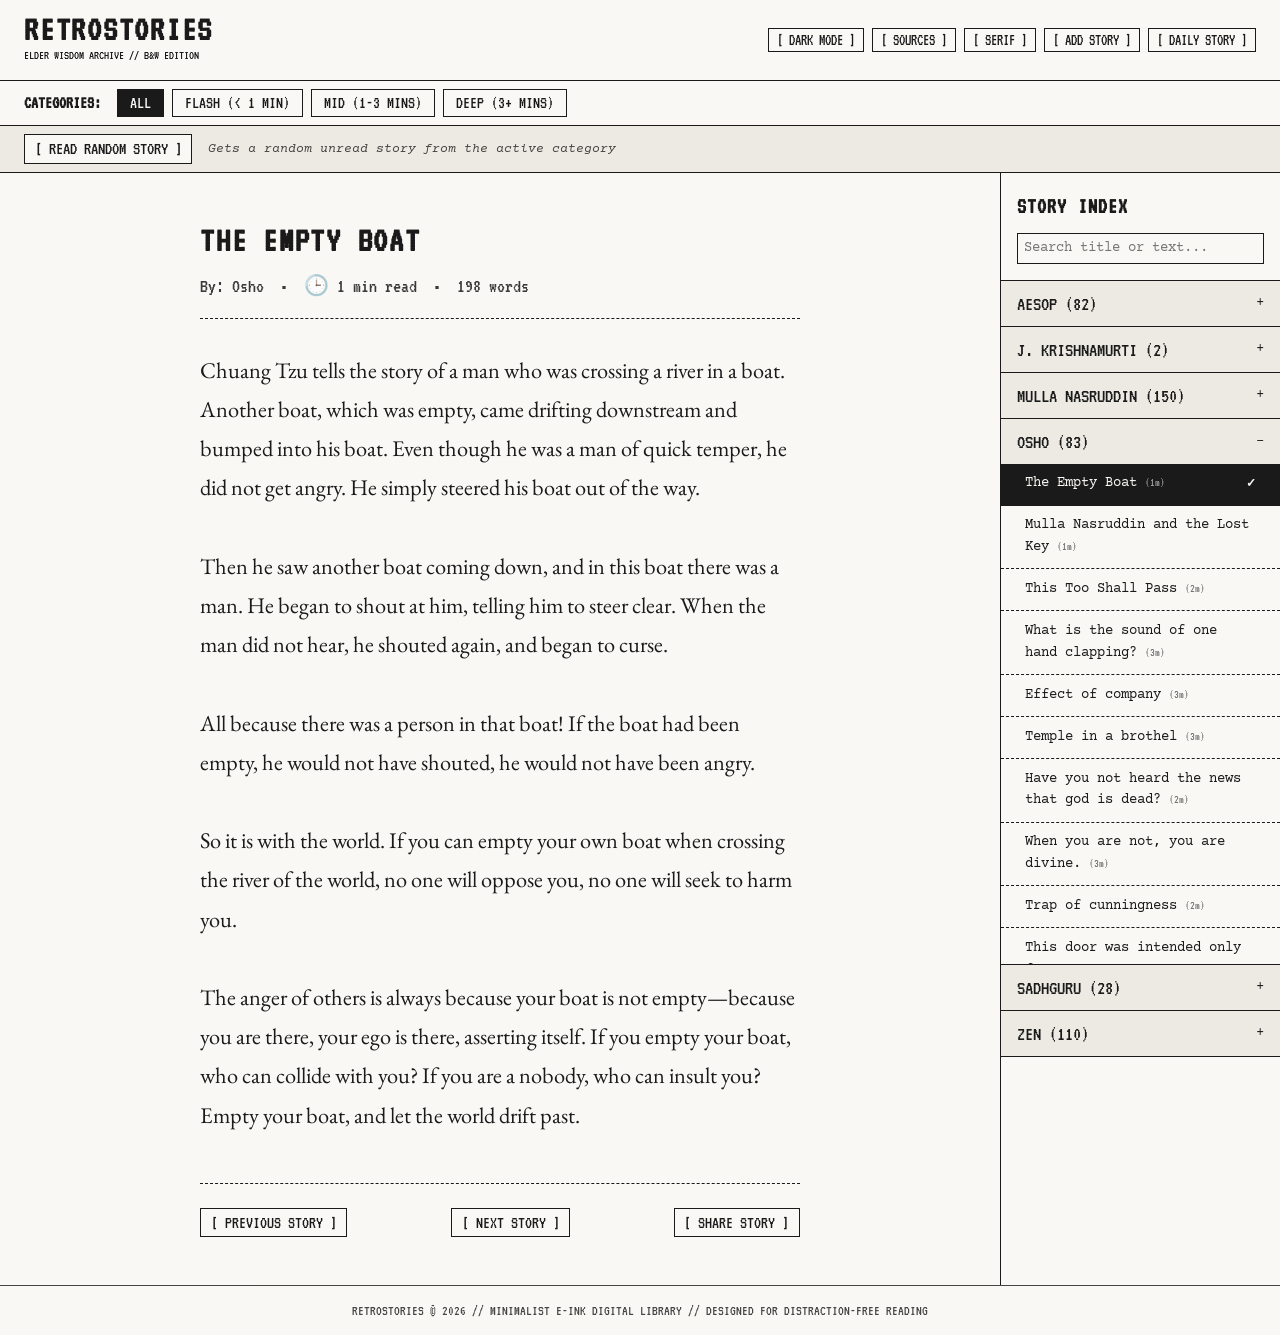
<file: index.html>
<!DOCTYPE html>
<html lang="en">
<head>
  <meta charset="UTF-8">
  <meta name="viewport" content="width=device-width, initial-scale=1.0">
  <meta name="description" content="A simple pixelated, e-ink monochrome stories archive featuring Osho, Zen, Sadhguru, Aesop, and J. Krishnamurti. Designed to be extremely easy on the eyes.">
  <title>RetroStories | An E-Ink Story Archive</title>
  <link rel="stylesheet" href="style.css">
</head>
<body>

  <!-- App Header -->
  <header class="app-header">
    <div class="logo-group">
      <h1>RETROSTORIES</h1>
      <p>ELDER WISDOM ARCHIVE // B&amp;W EDITION</p>
    </div>
    <div class="header-controls">
      <button class="pixel-btn small" id="theme-toggle" title="Toggle dark e-ink mode">[ DARK MODE ]</button>
      <button class="pixel-btn small" id="open-sources-btn" title="View story sources">[ SOURCES ]</button>
      <button class="pixel-btn small" id="font-cycle-btn" title="Cycle font style">[ FONT ]</button>
      <button class="pixel-btn small" id="open-submit-btn" title="Submit a new story">[ ADD STORY ]</button>
      <button class="pixel-btn small" id="subscribe-notify-btn" title="Subscribe to daily stories">[ DAILY STORY ]</button>
    </div>
  </header>

  <!-- Categories Bar (Top) -->
  <div class="categories-bar">
    <span class="cat-label">CATEGORIES:</span>
    <div class="category-tabs">
      <button class="cat-tab active" data-category="all">ALL</button>
      <button class="cat-tab" data-category="flash">FLASH (&lt; 1 MIN)</button>
      <button class="cat-tab" data-category="mid">MID (1-3 MINS)</button>
      <button class="cat-tab" data-category="deep">DEEP (3+ MINS)</button>
    </div>
  </div>

  <!-- Random Action Selector Bar -->
  <div class="random-action-bar">
    <button class="pixel-btn" id="random-story-btn">[ READ RANDOM STORY ]</button>
    <span class="random-hint">Gets a random unread story from the active category</span>
  </div>

  <!-- Main Workspace Layout -->
  <main class="main-layout">
    
    <!-- Left Reading Panel -->
    <section class="reading-panel" id="reading-pane">
      <!-- Story content loaded here -->
    </section>

    <!-- Right Sidebar (Filter by Author / Accordion Index) -->
    <aside class="sidebar" id="sidebar">
      <div class="sidebar-header">
        <h2>STORY INDEX</h2>
        <input type="text" id="search-box" class="search-box" placeholder="Search title or text...">
      </div>
      
      <!-- Accordion list of Authors -->
      <div class="accordion-container" id="accordion-list">
        <!-- Generated Dynamically by app.js -->
      </div>
    </aside>

  </main>

  <!-- Mobile Sidebar Floating Toggle -->
  <button id="mobile-sidebar-toggle" class="pixel-btn mobile-sidebar-toggle">[ OPEN INDEX ]</button>

  <!-- Submit Story Modal Dialog -->
  <div class="modal-overlay" id="submit-modal">
    <div class="modal-box">
      <div class="modal-header">
        <h2>SUBMIT STORY</h2>
        <button class="modal-close" id="close-submit-btn">X</button>
      </div>
      <div class="modal-body">
        <p style="font-size: 0.85rem; margin-bottom: 1rem; opacity: 0.8; font-style: italic;">
          Add a story here. Clicking submit will format an email to the owner or create a GitHub Issue for review. Once approved, the story will be published!
        </p>
        <form id="story-submit-form">
          <div class="form-group">
            <label for="story-title">Story Title*</label>
            <input type="text" id="story-title" class="form-control" placeholder="e.g. The Empty Boat" required>
          </div>
          <div class="form-group">
            <label for="story-author">Author/Source*</label>
            <select id="story-author" class="form-control" required>
              <option value="Zen">Zen</option>
              <option value="Osho">Osho</option>
              <option value="Sadhguru">Sadhguru</option>
              <option value="Aesop">Aesop</option>
              <option value="J. Krishnamurti">J. Krishnamurti</option>
              <option value="Other">Other (Specify below)</option>
            </select>
          </div>
          <div class="form-group" id="custom-author-group" style="display: none;">
            <label for="story-author-custom">Custom Author Name*</label>
            <input type="text" id="story-author-custom" class="form-control" placeholder="e.g. Rabindranath Tagore">
          </div>
          <div class="form-group">
            <label for="story-content">Story Text Content*</label>
            <textarea id="story-content" class="form-control" placeholder="Write or paste your story here..." required></textarea>
          </div>
          <div class="form-actions" style="display: flex; gap: 0.75rem; flex-wrap: wrap;">
            <button type="submit" class="pixel-btn" id="submit-btn-direct">[ SUBMIT STORY ]</button>
            <button type="submit" class="pixel-btn" id="submit-btn-github">[ SUBMIT ON GITHUB ]</button>
          </div>
        </form>
        
        <!-- Code Clipboard Copy Indicator Box -->
        <pre class="copy-preview-box" id="copy-preview"></pre>
      </div>
    </div>
  </div>

  <!-- Notification Success Modal -->
  <div class="modal-overlay" id="notify-modal">
    <div class="modal-box">
      <div class="modal-header">
        <h2>DAILY STORIES</h2>
        <button class="modal-close" id="close-notify-btn">X</button>
      </div>
      <div class="modal-body" style="text-align: center;">
        <p style="font-size: 1.5rem; font-family: var(--font-pixel); margin-bottom: 1rem;">SUBSCRIBED SUCCESSFULLY!</p>
        <p style="font-size: 0.95rem; margin-bottom: 1.5rem;">
          You will now receive a daily wisdom story notification on your device. Keep this browser tab open to stay connected.
        </p>
        <div style="border: 2px dashed var(--border-color); padding: 1rem; margin-bottom: 1.5rem; background-color: var(--active-bg);">
          <p style="font-size: 0.85rem; font-style: italic;">
            Want to test if notifications are working correctly on your system? Click the button below to trigger an immediate test notification.
          </p>
        </div>
        <button class="pixel-btn" id="test-notify-btn">[ TRIGGER TEST NOTIFICATION ]</button>
      </div>
    </div>
  </div>

  <!-- Sources Overlay Page -->
  <div class="sources-overlay" id="sources-overlay">
    <div class="sources-content">
      <h2>STORY SOURCE DIRECTORY</h2>
      <p style="font-size: 0.95rem; margin-bottom: 2rem; opacity: 0.8; font-style: italic; max-width: 600px; margin-left: auto; margin-right: auto; line-height: 1.6;">
        Out of respect for the authors, compilers, and original platforms, here are the primary sources from which the stories in this archive have been collected:
      </p>
      <ul class="sources-list">
        <li>
          <span class="source-name">OSHO STORIES BLOG</span>
          <a href="https://oshostories.wordpress.com/" target="_blank" class="source-link">https://oshostories.wordpress.com/</a>
        </li>
        <li>
          <span class="source-name">OSHO NEWS (1001 TALES)</span>
          <a href="https://www.oshonews.com/category/osho-quotes/quotes-by-osho/1001-tales/" target="_blank" class="source-link">https://www.oshonews.com/.../1001-tales/</a>
        </li>
        <li>
          <span class="source-name">ASHIDA KIM ZEN KOANS</span>
          <a href="https://ashidakim.com/zenkoans/zenindex.html" target="_blank" class="source-link">https://ashidakim.com/zenkoans/</a>
        </li>
        <li>
          <span class="source-name">SOTO ZEN SHORT STORIES</span>
          <a href="https://www.sotozen.com/eng/library/stories/" target="_blank" class="source-link">https://www.sotozen.com/eng/library/stories/</a>
        </li>
        <li>
          <span class="source-name">SADHGURU ZEN STORIES</span>
          <a href="https://isha.sadhguru.org/en/topic/zen-story" target="_blank" class="source-link">https://isha.sadhguru.org/en/topic/zen-story</a>
        </li>
        <li>
          <span class="source-name">SADHGURU BUDDHA STORIES</span>
          <a href="https://isha.sadhguru.org/en/wisdom/article/11-intriguing-buddha-stories-by-sadhguru" target="_blank" class="source-link">https://isha.sadhguru.org/.../11-intriguing-buddha-stories-by-sadhguru</a>
        </li>
        <li>
          <span class="source-name">AESOP FABLES ONLINE</span>
          <a href="https://aesopfables.com/aesopsel.html" target="_blank" class="source-link">https://aesopfables.com/</a>
        </li>
        <li>
          <span class="source-name">AMERICAN LITERATURE (AESOP)</span>
          <a href="https://americanliterature.com/author/aesop" target="_blank" class="source-link">https://americanliterature.com/author/aesop</a>
        </li>
        <li>
          <span class="source-name">LAURA GIBBS' NASRUDDIN</span>
          <a href="https://nasruddin.lauragibbs.net/" target="_blank" class="source-link">https://nasruddin.lauragibbs.net/</a>
        </li>
      </ul>
      <button class="pixel-btn" id="close-sources-btn" style="margin-top: 2.5rem;">[ CLOSE ]</button>
    </div>
  </div>

  <!-- Footer -->
  <footer class="app-footer">
    <p>RETROSTORIES © 2026 // MINIMALIST E-INK DIGITAL LIBRARY // DESIGNED FOR DISTRACTION-FREE READING</p>
  </footer>

  <!-- Include stories scripts first, then stories index, then core app code -->
  <script src="stories/osho.js"></script>
  <script src="stories/zen.js"></script>
  <script src="stories/jk.js"></script>
  <script src="stories/sadhguru.js"></script>
  <script src="stories/aesop.js"></script>
  <script src="stories/nasruddin.js"></script>
  <script src="stories-index.js"></script>
  <script src="app.js"></script>
</body>
</html>
</file>
<file: style.css>
@import url('https://fonts.googleapis.com/css2?family=Courier+Prime:ital,wght@0,400;0,700;1,400;1,700&family=EB+Garamond:ital,wght@0,400..800;1,400..800&family=VT323&family=Inter:wght@400;500;600;700&display=swap');

:root {
  /* Elegant Minimalist E-Ink Color Palette */
  --bg-color: #faf8f5;         /* Soft paper background */
  --text-color: #1a1a1a;       /* Charcoal black */
  --border-color: #1a1a1a;     /* Solid line border */
  --active-bg: #eceae3;        /* Hover and active states */
  --card-bg: #ffffff;          /* Modals and sidebar headers */
  
  /* Typography Variables */
  --font-pixel: 'VT323', monospace;
  --font-ui: 'Courier Prime', monospace;
  --font-reading-serif: 'EB Garamond', serif;
  --font-reading-mono: 'Courier Prime', monospace;
  --font-reading-sans: 'Inter', sans-serif;
  --font-active-reading: var(--font-reading-serif);

  --border-width: 1px;
}

/* Inverted / Dark Contrast Mode */
.inverted-mode {
  --bg-color: #1a1a1a;
  --text-color: #f5f3f0;
  --border-color: #f5f3f0;
  --active-bg: #2d2d2d;
  --card-bg: #111111;
}

* {
  box-sizing: border-box;
  margin: 0;
  padding: 0;
}

body {
  background-color: var(--bg-color);
  color: var(--text-color);
  font-family: var(--font-ui);
  line-height: 1.6;
  min-height: 100vh;
  display: flex;
  flex-direction: column;
  transition: background-color 0.2s, color 0.2s, border-color 0.2s;
  overflow-x: hidden;
}

h1, h2, h3, h4 {
  font-family: var(--font-pixel);
  letter-spacing: 0.05em;
  text-transform: uppercase;
  font-weight: 700;
}

/* Header Branding */
header.app-header {
  border-bottom: var(--border-width) solid var(--border-color);
  padding: 0.8rem 1.5rem;
  display: flex;
  justify-content: space-between;
  align-items: center;
}

.logo-group h1 {
  font-size: 2.2rem;
  line-height: 0.95;
}

.logo-group p {
  font-size: 0.8rem;
  font-family: var(--font-pixel);
  opacity: 1;
  color: var(--text-color);
}

.header-controls {
  display: flex;
  gap: 0.5rem;
}

/* Simple Pixel-Art Buttons */
.pixel-btn {
  background-color: var(--bg-color);
  color: var(--text-color);
  border: var(--border-width) solid var(--border-color);
  font-family: var(--font-pixel);
  font-size: 1.15rem;
  padding: 0.3rem 0.6rem;
  cursor: pointer;
  display: inline-flex;
  align-items: center;
  transition: background-color 0.15s, color 0.15s;
  user-select: none;
  text-decoration: none;
  white-space: nowrap;
}

.pixel-btn:hover {
  background-color: var(--text-color);
  color: var(--bg-color);
}

.pixel-btn.small {
  font-size: 1rem;
  padding: 0.2rem 0.5rem;
}

/* Categories Navigation Bar (Top) */
.categories-bar {
  border-bottom: var(--border-width) solid var(--border-color);
  padding: 0.5rem 1.5rem;
  display: flex;
  align-items: center;
  gap: 1rem;
  flex-wrap: wrap;
}

.cat-label {
  font-family: var(--font-pixel);
  font-size: 1.1rem;
  font-weight: bold;
}

.category-tabs {
  display: flex;
  gap: 0.5rem;
  flex-wrap: wrap;
}

.cat-tab {
  background: none;
  border: var(--border-width) solid var(--border-color);
  color: var(--text-color);
  font-family: var(--font-pixel);
  font-size: 1.1rem;
  padding: 0.25rem 0.75rem;
  cursor: pointer;
  transition: background-color 0.15s, color 0.15s;
}

.cat-tab:hover, .cat-tab.active {
  background-color: var(--text-color);
  color: var(--bg-color);
}

/* Random Action Bar */
.random-action-bar {
  border-bottom: var(--border-width) solid var(--border-color);
  padding: 0.5rem 1.5rem;
  display: flex;
  align-items: center;
  gap: 1rem;
  background-color: var(--active-bg);
}

.random-hint {
  font-size: 0.8rem;
  opacity: 0.8;
  font-style: italic;
}

/* Main Sidebar & Reader Workspace Split */
.main-layout {
  flex: 1;
  display: flex;
  position: relative;
  overflow: hidden;
}

/* Left Reading Panel */
.reading-panel {
  flex: 1;
  padding: 3rem 2rem;
  overflow-y: auto;
  display: flex;
  flex-direction: column;
  align-items: center;
}

.reading-content-wrapper {
  max-width: 60ch; /* Scientifically optimal reading width */
  width: 100%;
}

.story-meta {
  margin-bottom: 2rem;
  border-bottom: 1px dashed var(--border-color);
  padding-bottom: 1rem;
}

.story-meta h2 {
  font-size: 2.2rem;
  line-height: 1.15;
  margin-bottom: 0.5rem;
}

.story-details {
  display: flex;
  gap: 1rem;
  font-family: var(--font-pixel);
  font-size: 1.25rem;
  opacity: 0.85;
}

.story-body {
  font-family: var(--font-active-reading);
  font-size: 1.4rem;
  line-height: 1.75;
  white-space: pre-line;
  word-wrap: break-word;
}

.story-placeholder {
  display: flex;
  flex-direction: column;
  justify-content: center;
  align-items: center;
  height: 100%;
  opacity: 0.6;
  text-align: center;
  padding: 2rem;
}

.story-placeholder h2 {
  font-size: 1.8rem;
  margin-bottom: 0.5rem;
}

/* Right Sidebar */
.sidebar {
  width: 280px;
  border-left: var(--border-width) solid var(--border-color);
  background-color: var(--bg-color);
  display: flex;
  flex-direction: column;
  overflow: hidden;
  transition: transform 0.25s ease;
}

.sidebar-header {
  padding: 1rem;
  border-bottom: var(--border-width) solid var(--border-color);
}

.sidebar-header h2 {
  font-size: 1.4rem;
}

.search-box {
  width: 100%;
  padding: 0.4rem;
  border: var(--border-width) solid var(--border-color);
  background-color: var(--bg-color);
  color: var(--text-color);
  font-family: var(--font-ui);
  font-size: 0.85rem;
  margin-top: 0.5rem;
}

.search-box:focus {
  outline: none;
  background-color: var(--card-bg);
}

/* Accordion Component */
.accordion-container {
  flex: 1;
  overflow-y: auto;
}

.accordion-item {
  border-bottom: var(--border-width) solid var(--border-color);
}

.accordion-header {
  width: 100%;
  padding: 0.75rem 1rem;
  background-color: var(--active-bg);
  border: none;
  color: var(--text-color);
  text-align: left;
  font-family: var(--font-pixel);
  font-size: 1.3rem;
  cursor: pointer;
  display: flex;
  justify-content: space-between;
  align-items: center;
  user-select: none;
}

.accordion-header:hover {
  background-color: var(--text-color);
  color: var(--bg-color);
}

.accordion-icon {
  font-family: var(--font-ui);
  font-size: 0.9rem;
}

.accordion-content {
  max-height: 0;
  overflow: hidden;
  list-style: none;
  background-color: var(--bg-color);
  transition: max-height 0.2s ease-out;
}

.accordion-item.active .accordion-content {
  max-height: 500px; /* high enough to show story lists */
  overflow-y: auto;
}

.accordion-story-link {
  padding: 0.6rem 1.5rem;
  font-size: 0.85rem;
  border-bottom: 1px dashed var(--border-color);
  cursor: pointer;
  display: flex;
  justify-content: space-between;
  align-items: center;
  transition: background-color 0.1s;
}

.accordion-story-link:last-child {
  border-bottom: none;
}

.accordion-story-link:hover {
  background-color: var(--active-bg);
}

.accordion-story-link.active {
  background-color: var(--text-color);
  color: var(--bg-color);
}

.story-read-mark {
  font-size: 0.75rem;
  font-weight: bold;
}

.sidebar-read-time {
  font-size: 0.75rem;
  opacity: 0.6;
  margin-left: 0.5rem;
  font-family: var(--font-pixel);
  display: inline-block;
}

/* Mobile Sidebar Floating Button */
.mobile-sidebar-toggle {
  display: none;
  position: fixed;
  bottom: 20px;
  right: 20px;
  z-index: 20;
}

/* Modal Dialogs */
.modal-overlay {
  position: fixed;
  top: 0;
  left: 0;
  width: 100%;
  height: 100%;
  background-color: rgba(0, 0, 0, 0.4);
  display: flex;
  justify-content: center;
  align-items: center;
  z-index: 100;
  opacity: 0;
  pointer-events: none;
  transition: opacity 0.2s ease;
}

.modal-overlay.active {
  opacity: 1;
  pointer-events: all;
}

.modal-box {
  background-color: var(--bg-color);
  border: var(--border-width) solid var(--border-color);
  max-width: 500px;
  width: 100%;
  max-height: 90vh;
  overflow-y: auto;
  display: flex;
  flex-direction: column;
}

.modal-header {
  padding: 0.8rem 1.2rem;
  border-bottom: var(--border-width) solid var(--border-color);
  background-color: var(--active-bg);
  display: flex;
  justify-content: space-between;
  align-items: center;
}

.modal-close {
  font-family: var(--font-ui);
  font-size: 1.1rem;
  background: none;
  border: none;
  color: var(--text-color);
  cursor: pointer;
}

.modal-close:hover {
  font-weight: bold;
}

.modal-body {
  padding: 1.2rem;
}

/* Inputs & Labels */
.form-group {
  margin-bottom: 1rem;
}

.form-group label {
  display: block;
  font-family: var(--font-pixel);
  font-size: 1.2rem;
  margin-bottom: 0.2rem;
}

.form-control {
  width: 100%;
  padding: 0.5rem;
  border: var(--border-width) solid var(--border-color);
  background-color: var(--bg-color);
  color: var(--text-color);
  font-family: var(--font-ui);
  font-size: 0.9rem;
}

.form-control:focus {
  outline: none;
  background-color: var(--card-bg);
}

textarea.form-control {
  resize: vertical;
  min-height: 120px;
}

.form-actions {
  display: flex;
  gap: 0.5rem;
  justify-content: flex-end;
  margin-top: 1rem;
}

/* Preview Output Block */
.copy-preview-box {
  background-color: var(--active-bg);
  border: 1px dashed var(--border-color);
  padding: 0.75rem;
  margin-top: 0.75rem;
  font-size: 0.75rem;
  font-family: monospace;
  white-space: pre-wrap;
  word-break: break-all;
  max-height: 120px;
  overflow-y: auto;
  display: none;
}

/* Toast Messages */
.toast-msg {
  position: fixed;
  bottom: 20px;
  left: 50%;
  transform: translateX(-50%) translateY(100px);
  background-color: var(--text-color);
  color: var(--bg-color);
  border: var(--border-width) solid var(--border-color);
  padding: 0.5rem 1rem;
  font-family: var(--font-pixel);
  font-size: 1.15rem;
  z-index: 200;
  opacity: 0;
  transition: transform 0.2s ease, opacity 0.2s ease;
}

.toast-msg.show {
  transform: translateX(-50%) translateY(0);
  opacity: 1;
}

/* App Footer */
footer.app-footer {
  border-top: var(--border-width) solid var(--border-color);
  padding: 0.8rem 1.5rem;
  text-align: center;
  font-size: 0.9rem;
  font-family: var(--font-pixel);
  opacity: 0.8;
}

/* Responsive Web Layout */
@media (max-width: 768px) {
  header.app-header {
    flex-direction: column;
    align-items: flex-start;
    gap: 0.5rem;
  }
  
  .header-controls {
    width: 100%;
    display: flex;
    flex-wrap: wrap;
    justify-content: flex-start;
    gap: 0.4rem;
  }
  
  .header-controls button {
    flex: none;
    font-size: 0.95rem;
  }

  .categories-bar {
    padding: 0.5rem 1rem;
  }

  .random-action-bar {
    flex-direction: column;
    align-items: flex-start;
    gap: 0.5rem;
    padding: 0.5rem 1rem;
  }

  .main-layout {
    flex-direction: column;
  }

  .reading-panel {
    padding: 1.5rem 1rem;
    height: calc(100vh - 220px);
  }
  
  .story-meta h2 {
    font-size: 1.8rem;
  }
  
  .story-body {
    font-size: 1.2rem;
  }

  /* Sidebar Drawer on Mobile */
  .sidebar {
    position: fixed;
    bottom: 0;
    left: 0;
    width: 100%;
    height: 55vh;
    border-left: none;
    border-top: var(--border-width) solid var(--border-color);
    transform: translateY(100%);
    z-index: 15;
    box-shadow: 0px -4px 10px rgba(0, 0, 0, 0.15);
  }

  .sidebar.mobile-open {
    transform: translateY(0);
  }

  .mobile-sidebar-toggle {
    display: block;
    position: fixed;
    top: 15px;
    right: 15px;
    bottom: auto;
    left: auto;
    z-index: 1000;
  }
}

/* Story Navigation (Previous/Next) */
.story-navigation {
  display: flex;
  justify-content: space-between;
  margin-top: 3rem;
  border-top: 1px dashed var(--border-color);
  padding-top: 1.5rem;
  width: 100%;
}

.story-navigation .pixel-btn {
  font-size: 1.1rem;
}

@media (max-width: 480px) {
  .story-navigation {
    flex-direction: column;
    gap: 0.75rem;
  }
  .story-navigation .pixel-btn {
    width: 100%;
    justify-content: center;
  }
}

/* Sources Overlay - Complete Black Page */
.sources-overlay {
  position: fixed;
  top: 0;
  left: 0;
  width: 100%;
  height: 100%;
  background-color: #000000;
  color: #ffffff;
  display: flex;
  justify-content: center;
  align-items: center;
  z-index: 2000;
  opacity: 0;
  pointer-events: none;
  transition: opacity 0.25s ease;
  overflow-y: auto;
  padding: 2rem 1rem;
}

.sources-overlay.active {
  opacity: 1;
  pointer-events: all;
}

.sources-content {
  max-width: 650px;
  width: 100%;
  text-align: center;
  display: flex;
  flex-direction: column;
  align-items: center;
}

.sources-content h2 {
  font-family: var(--font-pixel);
  font-size: 2.2rem;
  color: #ffffff;
  border-bottom: 2px solid #ffffff;
  padding-bottom: 0.5rem;
  margin-bottom: 1.5rem;
  letter-spacing: 2px;
}

.sources-list {
  list-style: none;
  width: 100%;
  padding: 0;
  margin: 1.5rem 0;
  text-align: left;
}

.sources-list li {
  display: flex;
  justify-content: space-between;
  align-items: center;
  border-bottom: 1px dashed #444444;
  padding: 0.8rem 0;
  font-size: 0.9rem;
  gap: 1rem;
}

.sources-list li:last-child {
  border-bottom: none;
}

.source-name {
  font-family: var(--font-pixel);
  font-size: 1.1rem;
  color: #bbbbbb;
  min-width: 200px;
}

.source-link {
  color: #ffffff;
  text-decoration: underline;
  transition: color 0.15s;
  font-family: monospace;
  overflow: hidden;
  text-overflow: ellipsis;
  white-space: nowrap;
}

.source-link:hover {
  color: #888888;
}

@media (max-width: 600px) {
  .sources-list li {
    flex-direction: column;
    align-items: flex-start;
    gap: 0.3rem;
  }
  .source-name {
    font-size: 1rem;
  }
  .source-link {
    font-size: 0.8rem;
    max-width: 100%;
  }
}
</file>
